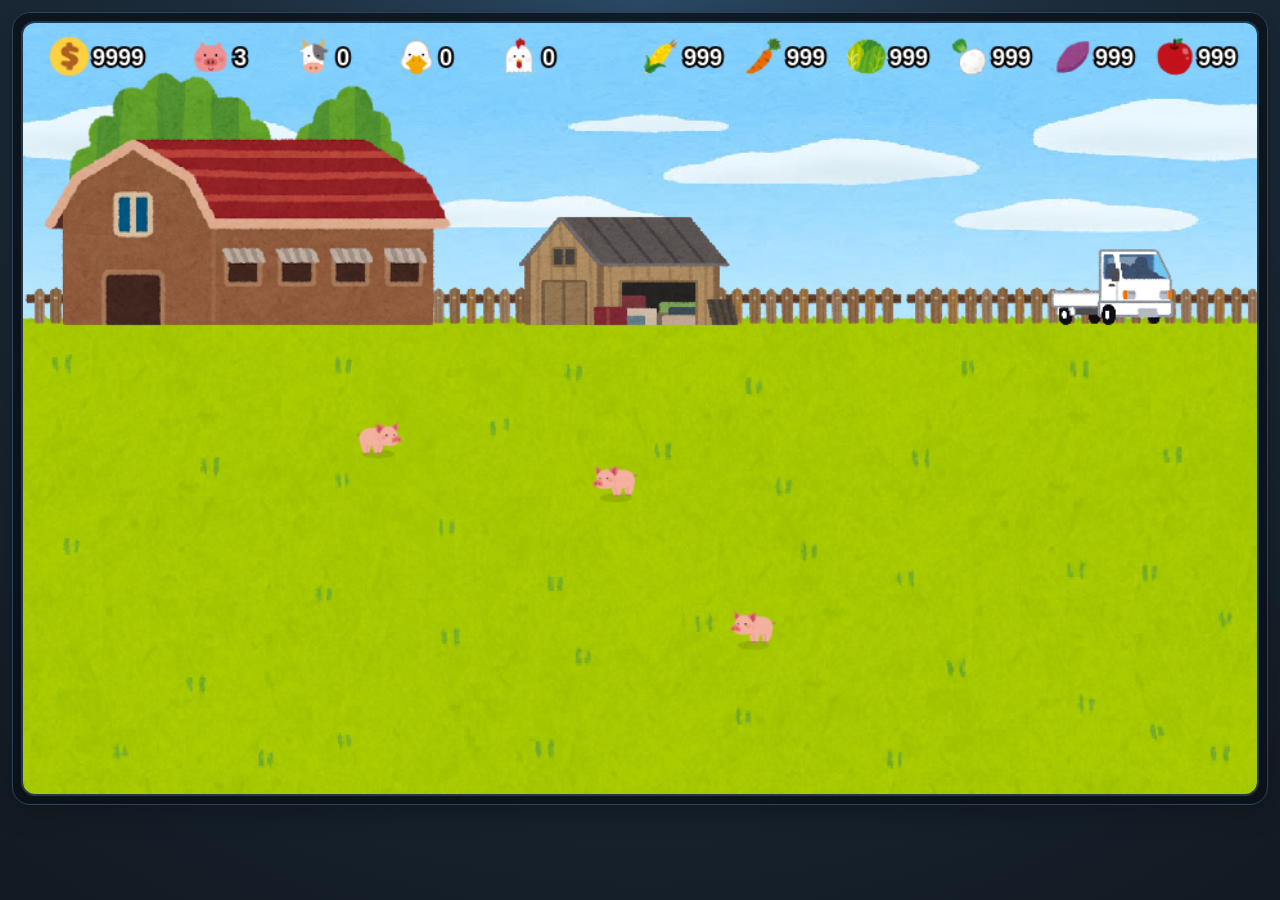
<file: index.html>
<!DOCTYPE html>
<html lang="en">

<head>
  <meta charset="UTF-8" />
  <meta name="viewport" content="width=device-width, initial-scale=1, viewport-fit=cover" />
  <title>Pig Farm Demo</title>
  <link rel="stylesheet" href="style.css" />
</head>

<body>
  <div class="wrapper">
    <div class="game-shell">
      <div class="canvas-card">
        <canvas id="gameCanvas" width="960" height="600"></canvas>
        <section id="buildingCard" class="building-card" aria-hidden="true">
          <div class="building-card__header">
            <div>
              <h2 id="cardTitle">Card</h2>
              <p id="cardSubtitle" class="card-subtitle"></p>
            </div>
          </div>
          <div id="cardBody" class="building-card__body"></div>
        </section>
      </div>
    </div>
  </div>

  <div id="cardScrim" class="card-scrim"></div>

  <script src="app.js"></script>
</body>

</html>
</file>
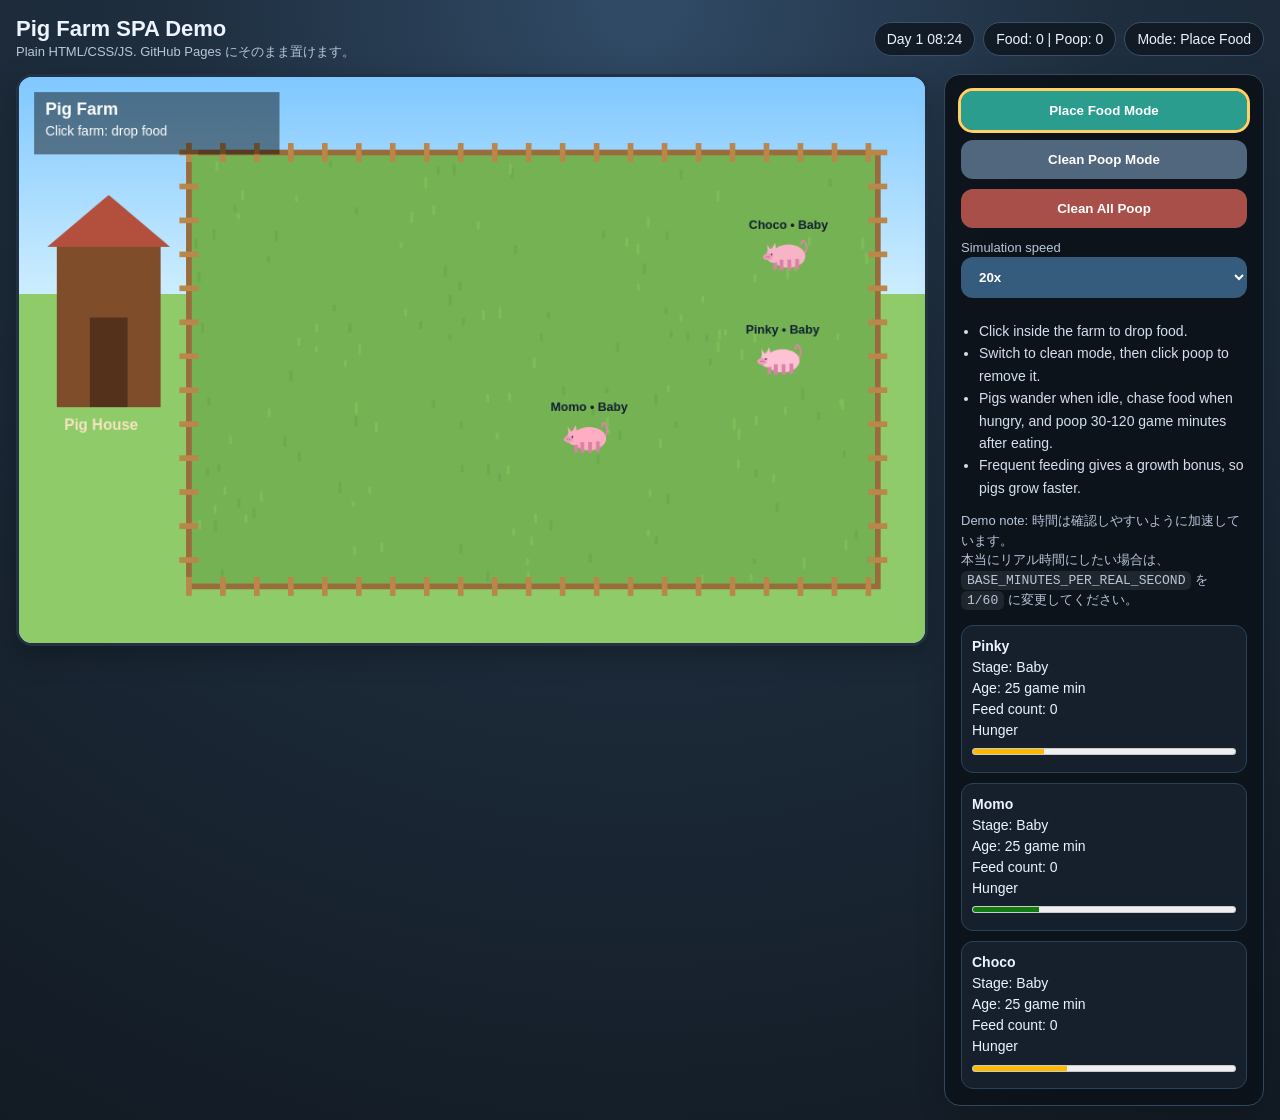
<file: farm.html>
<!DOCTYPE html>
<html lang="en">
<head>
  <meta charset="UTF-8" />
  <meta name="viewport" content="width=device-width, initial-scale=1.0" />
  <title>Pig Farm SPA Demo</title>
  <style>
    :root {
      --bg: #18222f;
      --panel: #0f1720;
      --panel-border: #33485f;
      --text: #eef4ff;
      --muted: #b8c6d9;
      --button: #355c7d;
      --button-alt: #51677e;
      --danger: #a94f4a;
      --accent: #ffd166;
    }

    * {
      box-sizing: border-box;
    }

    body {
      margin: 0;
      font-family: Arial, sans-serif;
      color: var(--text);
      background:
        radial-gradient(circle at top, #314b67 0%, #1f2f40 35%, #121a23 100%);
    }

    .wrapper {
      max-width: 1280px;
      margin: 0 auto;
      padding: 16px;
    }

    .topbar {
      display: flex;
      justify-content: space-between;
      align-items: center;
      gap: 12px;
      flex-wrap: wrap;
      margin-bottom: 12px;
    }

    .topbar strong {
      font-size: 22px;
    }

    .small {
      font-size: 13px;
      color: var(--muted);
      line-height: 1.5;
    }

    .badges {
      display: flex;
      flex-wrap: wrap;
      gap: 8px;
    }

    .badge {
      background: rgba(16, 25, 35, 0.9);
      border: 1px solid #3a5068;
      border-radius: 999px;
      padding: 8px 12px;
      font-size: 14px;
    }

    .layout {
      display: grid;
      grid-template-columns: minmax(320px, 1fr) 320px;
      gap: 16px;
      align-items: start;
    }

    canvas {
      width: 100%;
      height: auto;
      display: block;
      border-radius: 16px;
      border: 3px solid #223244;
      background: #9ad4ff;
      box-shadow: 0 10px 28px rgba(0, 0, 0, 0.25);
    }

    .panel {
      background: rgba(12, 18, 26, 0.95);
      border: 1px solid var(--panel-border);
      border-radius: 16px;
      padding: 16px;
      box-shadow: 0 10px 28px rgba(0, 0, 0, 0.18);
    }

    button,
    select {
      width: 100%;
      padding: 12px 14px;
      border: 0;
      border-radius: 12px;
      margin-bottom: 10px;
      color: white;
      font-weight: 700;
      cursor: pointer;
      background: var(--button);
    }

    button.secondary {
      background: var(--button-alt);
    }

    button.danger {
      background: var(--danger);
    }

    button.active {
      outline: 3px solid var(--accent);
      background: #2a9d8f;
    }

    code {
      background: rgba(255,255,255,0.08);
      padding: 2px 6px;
      border-radius: 6px;
    }

    .legend {
      font-size: 14px;
      line-height: 1.6;
      margin: 12px 0;
      color: #d5e0ef;
    }

    .legend ul {
      padding-left: 18px;
      margin: 8px 0 0;
    }

    .stats {
      display: grid;
      gap: 10px;
      margin-top: 14px;
    }

    .card {
      background: #15202c;
      border: 1px solid #2b4156;
      border-radius: 12px;
      padding: 10px;
      font-size: 14px;
      line-height: 1.5;
    }

    meter {
      width: 100%;
      height: 14px;
      margin-top: 4px;
    }

    @media (max-width: 980px) {
      .layout {
        grid-template-columns: 1fr;
      }
    }
  </style>
</head>
<body>
  <div class="wrapper">
    <div class="topbar">
      <div>
        <strong>Pig Farm SPA Demo</strong>
        <div class="small">Plain HTML/CSS/JS. GitHub Pages にそのまま置けます。</div>
      </div>

      <div class="badges">
        <div class="badge" id="gameClock">Day 1 08:00</div>
        <div class="badge" id="worldInfo">Food: 0 | Poop: 0</div>
        <div class="badge" id="modeInfo">Mode: Place Food</div>
      </div>
    </div>

    <div class="layout">
      <div>
        <canvas id="gameCanvas" width="960" height="600"></canvas>
      </div>

      <div class="panel">
        <button id="foodModeBtn" class="active">Place Food Mode</button>
        <button id="cleanModeBtn" class="secondary">Clean Poop Mode</button>
        <button id="cleanAllBtn" class="danger">Clean All Poop</button>

        <label class="small" for="speedSelect">Simulation speed</label>
        <select id="speedSelect">
          <option value="1">1x</option>
          <option value="5">5x</option>
          <option value="20" selected>20x</option>
          <option value="60">60x</option>
        </select>

        <div class="legend">
          <ul>
            <li>Click inside the farm to drop food.</li>
            <li>Switch to clean mode, then click poop to remove it.</li>
            <li>Pigs wander when idle, chase food when hungry, and poop 30-120 game minutes after eating.</li>
            <li>Frequent feeding gives a growth bonus, so pigs grow faster.</li>
          </ul>
        </div>

        <div class="small">
          Demo note: 時間は確認しやすいように加速しています。<br />
          本当にリアル時間にしたい場合は、
          <code>BASE_MINUTES_PER_REAL_SECOND</code> を <code>1/60</code> に変更してください。
        </div>

        <div id="stats" class="stats"></div>
      </div>
    </div>
  </div>

  <script>
    (() => {
      const canvas = document.getElementById("gameCanvas");
      const ctx = canvas.getContext("2d");

      const gameClockEl = document.getElementById("gameClock");
      const worldInfoEl = document.getElementById("worldInfo");
      const modeInfoEl = document.getElementById("modeInfo");
      const statsEl = document.getElementById("stats");

      const foodModeBtn = document.getElementById("foodModeBtn");
      const cleanModeBtn = document.getElementById("cleanModeBtn");
      const cleanAllBtn = document.getElementById("cleanAllBtn");
      const speedSelect = document.getElementById("speedSelect");

      const farm = { x: 180, y: 80, w: 730, h: 460 };
      const house = { x: 40, y: 180, w: 110, h: 170 };

      // 1 real second = 1 game minute
      // If you want real-time digestion later, use 1/60.
      const BASE_MINUTES_PER_REAL_SECOND = 1;

      const NAMES = ["Pinky", "Momo", "Choco"];

      const world = {
        minute: 8 * 60,
        pigs: [],
        foods: [],
        poops: [],
        mode: "food",
        speedMultiplier: Number(speedSelect.value)
      };

      let nextPigId = 1;
      let lastTs = performance.now();

      function rand(min, max) {
        return Math.random() * (max - min) + min;
      }

      function clamp(value, min, max) {
        return Math.max(min, Math.min(max, value));
      }

      function distance(ax, ay, bx, by) {
        return Math.hypot(ax - bx, ay - by);
      }

      function pointInRect(x, y, rect) {
        return x >= rect.x && x <= rect.x + rect.w && y >= rect.y && y <= rect.y + rect.h;
      }

      function pick(arr) {
        return arr[Math.floor(Math.random() * arr.length)];
      }

      function formatClock(totalMinutes) {
        const day = Math.floor(totalMinutes / (24 * 60)) + 1;
        const dayMinutes = Math.floor(totalMinutes % (24 * 60));
        const hh = String(Math.floor(dayMinutes / 60)).padStart(2, "0");
        const mm = String(dayMinutes % 60).padStart(2, "0");
        return `Day ${day} ${hh}:${mm}`;
      }

      function getGrowthStage(pig) {
        const growthScore = pig.ageMinutes + pig.growthBonus;

        if (growthScore < 120) return { name: "Baby", size: 15, speed: 34 };
        if (growthScore < 320) return { name: "Young", size: 20, speed: 38 };
        if (growthScore < 650) return { name: "Adult", size: 26, speed: 35 };
        if (growthScore < 980) return { name: "Old", size: 30, speed: 28 };
        return { name: "Old Old", size: 34, speed: 22 };
      }

      const grassBlades = Array.from({ length: 150 }, () => ({
        x: rand(farm.x + 6, farm.x + farm.w - 6),
        y: rand(farm.y + 8, farm.y + farm.h - 8),
        h: rand(6, 12),
        color: Math.random() > 0.5 ? "#6da94e" : "#80be58"
      }));

      function createPig(name, x, y) {
        return {
          id: nextPigId++,
          name,
          x,
          y,
          targetX: x,
          targetY: y,
          vx: 0,
          vy: 0,
          wanderTimer: 0,
          hunger: rand(10, 35),
          ageMinutes: 0,
          growthBonus: 0,
          feedCount: 0,
          lastFedAt: -99999,
          digestion: [],
          color: pick(["#f7b4c7", "#ffc1d6", "#ffadc2"]),
          stage: "Baby",
          size: 15,
          moveSpeed: 34
        };
      }

      function spawnPig(name) {
        world.pigs.push(
          createPig(
            name,
            rand(farm.x + 50, farm.x + farm.w - 50),
            rand(farm.y + 50, farm.y + farm.h - 50)
          )
        );
      }

      function setMode(mode) {
        world.mode = mode;
        foodModeBtn.classList.toggle("active", mode === "food");
        cleanModeBtn.classList.toggle("active", mode === "clean");
        modeInfoEl.textContent = `Mode: ${mode === "food" ? "Place Food" : "Clean Poop"}`;
        canvas.style.cursor = mode === "food" ? "copy" : "crosshair";
      }

      function dropFood(x, y) {
        world.foods.push({
          x,
          y,
          r: 6 + Math.random() * 2
        });
      }

      function createPoopNearPig(pig) {
        const angle = rand(0, Math.PI * 2);
        const gap = pig.size + 10;

        world.poops.push({
          x: clamp(pig.x + Math.cos(angle) * gap, farm.x + 12, farm.x + farm.w - 12),
          y: clamp(pig.y + Math.sin(angle) * gap, farm.y + 12, farm.y + farm.h - 12),
          size: rand(8, 12),
          createdAt: world.minute
        });
      }

      function feedPig(pig) {
        const sinceLastFeed = world.minute - pig.lastFedAt;

        pig.hunger = Math.max(0, pig.hunger - 55);
        pig.feedCount += 1;

        // Basic growth boost
        pig.growthBonus += 24;

        // Extra growth if fed often
        if (sinceLastFeed <= 90) {
          pig.growthBonus += 36;
        }

        pig.lastFedAt = world.minute;

        // Poop after 30-120 game minutes
        pig.digestion.push(world.minute + rand(30, 120));
      }

      function nearestFood(pig) {
        let best = null;
        let bestDist = Infinity;

        for (const food of world.foods) {
          const d = distance(pig.x, pig.y, food.x, food.y);
          if (d < bestDist) {
            bestDist = d;
            best = food;
          }
        }

        return best ? { food: best, dist: bestDist } : null;
      }

      function chooseWanderTarget(pig) {
        pig.targetX = rand(farm.x + 30, farm.x + farm.w - 30);
        pig.targetY = rand(farm.y + 30, farm.y + farm.h - 30);
        pig.wanderTimer = rand(1.5, 4.5);
      }

      function updatePig(pig, dt, gameDt) {
        pig.ageMinutes += gameDt;
        pig.hunger = clamp(pig.hunger + gameDt * 0.12, 0, 100);

        const stage = getGrowthStage(pig);
        pig.stage = stage.name;
        pig.size = stage.size;
        pig.moveSpeed = stage.speed;

        // Check poop timers
        const remainingDigest = [];
        for (const dueAt of pig.digestion) {
          if (world.minute >= dueAt) {
            createPoopNearPig(pig);
          } else {
            remainingDigest.push(dueAt);
          }
        }
        pig.digestion = remainingDigest;

        const targetFood = nearestFood(pig);
        const hungry = pig.hunger >= 22;

        if (targetFood && hungry) {
          pig.targetX = targetFood.food.x;
          pig.targetY = targetFood.food.y;
        } else {
          pig.wanderTimer -= dt;
          if (pig.wanderTimer <= 0 || distance(pig.x, pig.y, pig.targetX, pig.targetY) < 12) {
            chooseWanderTarget(pig);
          }
        }

        const dx = pig.targetX - pig.x;
        const dy = pig.targetY - pig.y;
        const len = Math.hypot(dx, dy);

        if (len > 1) {
          pig.vx = (dx / len) * pig.moveSpeed;
          pig.vy = (dy / len) * pig.moveSpeed;
          pig.x += pig.vx * dt;
          pig.y += pig.vy * dt;
        } else {
          pig.vx *= 0.9;
          pig.vy *= 0.9;
        }

        pig.x = clamp(pig.x, farm.x + pig.size, farm.x + farm.w - pig.size);
        pig.y = clamp(pig.y, farm.y + pig.size, farm.y + farm.h - pig.size);

        for (let i = world.foods.length - 1; i >= 0; i--) {
          const food = world.foods[i];
          if (distance(pig.x, pig.y, food.x, food.y) <= pig.size + food.r + 4) {
            world.foods.splice(i, 1);
            feedPig(pig);
            break;
          }
        }
      }

      function update(dt) {
        const gameDt = dt * BASE_MINUTES_PER_REAL_SECOND * world.speedMultiplier;
        world.minute += gameDt;

        for (const pig of world.pigs) {
          updatePig(pig, dt, gameDt);
        }

        gameClockEl.textContent = formatClock(world.minute);
        worldInfoEl.textContent = `Food: ${world.foods.length} | Poop: ${world.poops.length}`;
        renderStats();
      }

      function drawFence(rect) {
        ctx.strokeStyle = "#9a6b3b";
        ctx.lineWidth = 6;
        ctx.strokeRect(rect.x, rect.y, rect.w, rect.h);

        ctx.fillStyle = "#b9874a";

        for (let x = rect.x; x <= rect.x + rect.w; x += 36) {
          ctx.fillRect(x - 3, rect.y - 10, 6, 20);
          ctx.fillRect(x - 3, rect.y + rect.h - 10, 6, 20);
        }

        for (let y = rect.y; y <= rect.y + rect.h; y += 36) {
          ctx.fillRect(rect.x - 10, y - 3, 20, 6);
          ctx.fillRect(rect.x + rect.w - 10, y - 3, 20, 6);
        }
      }

      function drawFarmBackground() {
        ctx.clearRect(0, 0, canvas.width, canvas.height);

        const sky = ctx.createLinearGradient(0, 0, 0, 220);
        sky.addColorStop(0, "#7fc8ff");
        sky.addColorStop(1, "#caecff");
        ctx.fillStyle = sky;
        ctx.fillRect(0, 0, canvas.width, canvas.height);

        ctx.fillStyle = "#8fcb69";
        ctx.fillRect(0, 230, canvas.width, canvas.height - 230);

        ctx.fillStyle = "#75b254";
        ctx.fillRect(farm.x, farm.y, farm.w, farm.h);

        for (const blade of grassBlades) {
          ctx.fillStyle = blade.color;
          ctx.fillRect(blade.x, blade.y, 3, blade.h);
        }

        drawFence(farm);

        // Pig house
        ctx.fillStyle = "#804d2b";
        ctx.fillRect(house.x, house.y, house.w, house.h);

        ctx.beginPath();
        ctx.moveTo(house.x - 10, house.y);
        ctx.lineTo(house.x + house.w / 2, house.y - 55);
        ctx.lineTo(house.x + house.w + 10, house.y);
        ctx.closePath();
        ctx.fillStyle = "#b24f3d";
        ctx.fill();

        ctx.fillStyle = "#53311a";
        ctx.fillRect(house.x + 35, house.y + 75, 40, 95);

        ctx.fillStyle = "#f5e4c2";
        ctx.font = "bold 16px sans-serif";
        ctx.textAlign = "left";
        ctx.fillText("Pig House", house.x + 8, house.y + house.h + 24);
      }

      function drawFood(food) {
        ctx.fillStyle = "#f8c146";
        ctx.beginPath();
        ctx.arc(food.x, food.y, food.r, 0, Math.PI * 2);
        ctx.fill();

        ctx.fillStyle = "#d89a16";
        ctx.beginPath();
        ctx.arc(food.x - 2, food.y - 2, food.r * 0.35, 0, Math.PI * 2);
        ctx.fill();
      }

      function drawPoop(poop) {
        ctx.fillStyle = "#5a3b21";
        ctx.beginPath();
        ctx.arc(poop.x - 4, poop.y + 3, poop.size * 0.6, 0, Math.PI * 2);
        ctx.arc(poop.x + 3, poop.y + 2, poop.size * 0.52, 0, Math.PI * 2);
        ctx.arc(poop.x, poop.y - 3, poop.size * 0.48, 0, Math.PI * 2);
        ctx.fill();
      }

      function drawPig(pig) {
        ctx.save();
        ctx.translate(pig.x, pig.y);

        const facing = pig.vx < -0.5 ? -1 : 1;
        ctx.scale(facing, 1);

        // Tail
        ctx.strokeStyle = "#d988a7";
        ctx.lineWidth = 2;
        ctx.beginPath();
        ctx.moveTo(-pig.size * 1.1, -2);
        ctx.quadraticCurveTo(-pig.size * 1.4, -8, -pig.size * 1.2, -14);
        ctx.quadraticCurveTo(-pig.size * 1.0, -20, -pig.size * 0.9, -12);
        ctx.stroke();

        // Body
        ctx.fillStyle = pig.color;
        ctx.beginPath();
        ctx.ellipse(0, 0, pig.size * 1.2, pig.size * 0.82, 0, 0, Math.PI * 2);
        ctx.fill();

        // Legs
        ctx.fillStyle = "#d784a4";
        ctx.fillRect(-pig.size * 0.75, pig.size * 0.2, 4, pig.size * 0.75);
        ctx.fillRect(-pig.size * 0.2, pig.size * 0.25, 4, pig.size * 0.75);
        ctx.fillRect(pig.size * 0.35, pig.size * 0.25, 4, pig.size * 0.75);
        ctx.fillRect(pig.size * 0.8, pig.size * 0.2, 4, pig.size * 0.75);

        // Head
        ctx.fillStyle = pig.color;
        ctx.beginPath();
        ctx.arc(pig.size * 1.05, -pig.size * 0.05, pig.size * 0.52, 0, Math.PI * 2);
        ctx.fill();

        // Ears
        ctx.beginPath();
        ctx.moveTo(pig.size * 0.85, -pig.size * 0.42);
        ctx.lineTo(pig.size * 0.95, -pig.size * 0.95);
        ctx.lineTo(pig.size * 1.2, -pig.size * 0.48);
        ctx.closePath();
        ctx.fill();

        ctx.beginPath();
        ctx.moveTo(pig.size * 1.2, -pig.size * 0.35);
        ctx.lineTo(pig.size * 1.5, -pig.size * 0.85);
        ctx.lineTo(pig.size * 1.45, -pig.size * 0.2);
        ctx.closePath();
        ctx.fill();

        // Snout
        ctx.fillStyle = "#ef9dbc";
        ctx.beginPath();
        ctx.ellipse(
          pig.size * 1.45,
          pig.size * 0.05,
          pig.size * 0.34,
          pig.size * 0.24,
          0,
          0,
          Math.PI * 2
        );
        ctx.fill();

        ctx.fillStyle = "#b25a77";
        ctx.beginPath();
        ctx.arc(pig.size * 1.37, pig.size * 0.05, pig.size * 0.05, 0, Math.PI * 2);
        ctx.arc(pig.size * 1.53, pig.size * 0.05, pig.size * 0.05, 0, Math.PI * 2);
        ctx.fill();

        // Eye
        ctx.fillStyle = "#222";
        ctx.beginPath();
        ctx.arc(pig.size * 1.18, -pig.size * 0.12, pig.size * 0.06, 0, Math.PI * 2);
        ctx.fill();

        ctx.restore();

        // Label
        ctx.fillStyle = "#102030";
        ctx.font = "bold 13px sans-serif";
        ctx.textAlign = "center";
        ctx.fillText(`${pig.name} • ${pig.stage}`, pig.x, pig.y - pig.size - 14);
      }

      function renderStats() {
        statsEl.innerHTML = world.pigs
          .map((pig) => {
            const nextPoop =
              pig.digestion.length > 0
                ? Math.max(
                    0,
                    Math.min(...pig.digestion.map((d) => d - world.minute))
                  ).toFixed(0)
                : "-";

            return `
              <div class="card">
                <strong>${pig.name}</strong><br>
                Stage: ${pig.stage}<br>
                Age: ${pig.ageMinutes.toFixed(0)} game min<br>
                Feed count: ${pig.feedCount}<br>
                Hunger
                <meter min="0" max="100" low="25" high="70" optimum="0" value="${pig.hunger.toFixed(0)}"></meter>
              </div>
            `;
          })
          .join("");
      }

      function render() {
        drawFarmBackground();

        for (const food of world.foods) drawFood(food);
        for (const poop of world.poops) drawPoop(poop);
        for (const pig of world.pigs) drawPig(pig);

        ctx.fillStyle = "rgba(0, 0, 0, 0.45)";
        ctx.fillRect(16, 16, 260, 66);

        ctx.fillStyle = "#fff";
        ctx.textAlign = "left";
        ctx.font = "bold 18px sans-serif";
        ctx.fillText("Pig Farm", 28, 40);

        ctx.font = "14px sans-serif";
        ctx.fillText(
          `Click farm: ${world.mode === "food" ? "drop food" : "clean poop"}`,
          28,
          62
        );
      }

      function gameLoop(ts) {
        const dt = Math.min(0.05, (ts - lastTs) / 1000);
        lastTs = ts;

        update(dt);
        render();

        requestAnimationFrame(gameLoop);
      }

      canvas.addEventListener("click", (event) => {
        const rect = canvas.getBoundingClientRect();
        const x = (event.clientX - rect.left) * (canvas.width / rect.width);
        const y = (event.clientY - rect.top) * (canvas.height / rect.height);

        if (!pointInRect(x, y, farm)) return;

        if (world.mode === "food") {
          dropFood(x, y);
        } else {
          for (let i = world.poops.length - 1; i >= 0; i--) {
            if (distance(x, y, world.poops[i].x, world.poops[i].y) <= world.poops[i].size + 10) {
              world.poops.splice(i, 1);
              break;
            }
          }
        }
      });

      foodModeBtn.addEventListener("click", () => setMode("food"));
      cleanModeBtn.addEventListener("click", () => setMode("clean"));
      cleanAllBtn.addEventListener("click", () => {
        world.poops = [];
      });

      speedSelect.addEventListener("change", () => {
        world.speedMultiplier = Number(speedSelect.value);
      });

      NAMES.forEach(spawnPig);
      setMode("food");
      requestAnimationFrame(gameLoop);
    })();
  </script>
</body>
</html>
</file>
<file: style.css>
:root {
  --bg: #14202b;
  --panel: rgba(10, 18, 26, 0.96);
  --panel-border: #31465b;
  --text: #eef5ff;
  --muted: #b6c6d7;
  --button: #2f6ea1;
  --button-alt: #556b84;
  --danger: #b44d4d;
  --ghost: #33404d;
  --accent: #ffd166;
  --card: #152230;
  --card-border: #294056;
  --success: #2a9d8f;
  --shadow: rgba(0, 0, 0, 0.26);
  /*--paper-font: "Arial Rounded MT Bold", "Trebuchet MS", "Verdana", sans-serif;*/
  --paper-font: "Comic Sans MS", cursiva;
}

* {
  box-sizing: border-box;
}

html,
body {
  margin: 0;
  min-height: 100%;
}

body {
  /*font-family: "Arial Rounded MT Bold", "Trebuchet MS", "Verdana", sans-serif;*/
  font-family: "Comic Sans MS", cursiva;
  color: var(--text);
  background:
    radial-gradient(circle at top, #2b4966 0%, #1d2d3c 38%, #121921 100%);
  padding-bottom: max(12px, env(safe-area-inset-bottom));
}

.wrapper {
  max-width: 1280px;
  margin: 0 auto;
  padding: 12px;
}

.topbar {
  display: flex;
  justify-content: space-between;
  align-items: flex-start;
  gap: 12px;
  flex-wrap: wrap;
  margin-bottom: 12px;
}

.brand strong {
  display: block;
  font-size: 24px;
  line-height: 1.2;
}

.subtle {
  font-size: 13px;
  color: var(--muted);
  margin-top: 4px;
  line-height: 1.5;
}

.badges {
  display: grid;
  grid-template-columns: repeat(auto-fit, minmax(140px, 1fr));
  gap: 8px;
  flex: 1 1 600px;
}

.badge {
  background: rgba(13, 22, 31, 0.92);
  border: 1px solid #35506a;
  border-radius: 999px;
  padding: 8px 12px;
  font-size: 14px;
  text-align: center;
  white-space: nowrap;
}

.game-shell {
  min-width: 0;
}

.canvas-card {
  background: rgba(9, 16, 24, 0.8);
  border: 1px solid #2c4359;
  border-radius: 18px;
  padding: 8px;
  box-shadow: 0 10px 24px rgba(0, 0, 0, 0.22);
}

canvas {
  width: 100%;
  height: auto;
  display: block;
  border-radius: 14px;
  border: 2px solid #24384c;
  background: #101820;
  touch-action: manipulation;
}

.tap-hint {
  margin: 10px 6px 0;
  color: var(--muted);
  font-size: 14px;
  line-height: 1.6;
}

.card-scrim {
  position: fixed;
  inset: 0;
  background: rgba(5, 10, 18, 0.48);
  opacity: 0;
  pointer-events: none;
  transition: opacity 0.2s ease;
  z-index: 20;
}

.card-scrim.show {
  opacity: 1;
  pointer-events: auto;
}

.building-card {
  position: fixed;
  left: 50%;
  bottom: 0;
  transform: translate(-50%, 110%);
  width: min(960px, calc(100vw - 16px));
  max-height: 80vh;
  background: var(--panel);
  /*border: 1px solid var(--panel-border);*/
  /*border-radius: 20px 20px 0 0;*/
  box-shadow: 0 -12px 32px var(--shadow);
  transition: transform 0.24s ease, opacity 0.24s ease;
  opacity: 0;
  z-index: 21;
  overflow: hidden;
}

.building-card.show {
  transform: translate(-50%, 0);
  opacity: 1;
}

.building-card__header {
  display: flex;
  justify-content: space-between;
  align-items: flex-start;
  gap: 12px;
  padding: 16px 16px 12px;
  border-bottom: 1px solid rgba(255, 255, 255, 0.08);
}

.building-card__header h2 {
  margin: 0;
  font-size: 22px;
}

.card-subtitle {
  margin: 4px 0 0;
  color: var(--muted);
  font-size: 13px;
  line-height: 1.5;
}

.building-card__body {
  padding: 14px 16px 18px;
  overflow: auto;
  max-height: calc(80vh - 84px);
}

button {
  border: 0;
  border-radius: 12px;
  padding: 12px 14px;
  color: white;
  font-weight: 800;
  cursor: pointer;
  background: var(--button);
  transition: transform 0.06s ease, opacity 0.2s ease, background 0.2s ease;
}

button:active {
  transform: scale(0.98);
}

button.secondary {
  background: var(--button-alt);
}

button.danger {
  background: var(--danger);
}

button.ghost {
  background: var(--ghost);
}

button.active {
  outline: 3px solid var(--accent);
  background: var(--success);
}

button:disabled {
  opacity: 0.5;
  cursor: not-allowed;
  filter: saturate(0.7);
}

.sheet-top {
  display: flex;
  flex-wrap: wrap;
  gap: 8px;
  margin-bottom: 12px;
}

.summary-chip {
  padding: 7px 10px;
  border-radius: 999px;
  background: rgba(255, 255, 255, 0.06);
  border: 1px solid rgba(255, 255, 255, 0.08);
  font-size: 13px;
}

.sheet-note {
  margin: 0 0 12px;
  color: var(--muted);
  line-height: 1.6;
  font-size: 14px;
}

.full-btn {
  width: 100%;
  min-height: 48px;
  margin-bottom: 12px;
}

.sheet-list {
  display: grid;
  gap: 12px;
}

.sheet-row {
  background: var(--card);
  /*border: 1px solid var(--card-border);
  border-radius: 14px;*/
  padding: 12px;
}

.row-header {
  display: flex;
  justify-content: space-between;
  align-items: flex-start;
  gap: 10px;
  margin-bottom: 8px;
}

.row-title {
  display: flex;
  justify-content: space-between; /* Pushes items to opposite ends */
  align-items: center;
  gap: 8px;
  flex-wrap: wrap;
  width: 100%; /* Ensure it takes full width */
  padding-right: 10px;
}

.price-tag {
  display: inline-block;
  padding: 4px 8px;
  border-radius: 999px;
  background: rgba(255, 255, 255, 0.06);
  font-size: 12px;
  white-space: nowrap;
}

.stage-chip {
  display: inline-block;
  padding: 2px 8px;
  border-radius: 999px;
  font-size: 12px;
  background: #223548;
  border: 1px solid #3f5f7d;
}

.food-swatch {
  width: 12px;
  height: 12px;
  border-radius: 999px;
  display: inline-block;
  flex: 0 0 auto;
}

.meta-grid {
  display: grid;
  grid-template-columns: repeat(2, minmax(0, 1fr));
  gap: 8px;
  margin: 8px 0 10px;
}

.meta-item {
  background: rgba(255, 255, 255, 0.04);
  border: 1px solid rgba(255, 255, 255, 0.06);
  border-radius: 10px;
  padding: 8px;
  font-size: 13px;
  line-height: 1.45;
}

.label {
  display: block;
  color: var(--muted);
  font-size: 12px;
  margin-bottom: 2px;
}

.meter-label {
  font-size: 13px;
  color: var(--muted);
  margin-bottom: 6px;
}

.progress {
  width: 100%;
  height: 10px;
  border-radius: 999px;
  background: rgba(255, 255, 255, 0.08);
  overflow: hidden;
}

.progress>span {
  display: block;
  height: 100%;
  background: linear-gradient(90deg, #56cc9d, #f2c94c, #eb5757);
}

.row-actions {
  display: flex;
  flex-wrap: wrap;
  gap: 8px;
  margin-top: 10px;
}

.row-actions button {
  flex: 1 1 160px;
  min-height: 44px;
}

@media (min-width: 920px) {
  .building-card {
    left: auto;
    right: 16px;
    bottom: 16px;
    transform: translateY(18px);
    width: min(460px, calc(100vw - 32px));
    max-height: calc(100vh - 32px);
    border-radius: 18px;
    box-shadow: 0 14px 34px var(--shadow);
  }

  .building-card.show {
    transform: translateY(0);
  }

  .building-card__body {
    max-height: calc(100vh - 132px);
  }
}

@media (max-width: 640px) {
  .wrapper {
    padding: 10px;
  }

  .brand strong {
    font-size: 21px;
  }

  .subtle {
    font-size: 12px;
  }

  .badge {
    font-size: 13px;
    padding: 7px 10px;
  }

  .building-card__header h2 {
    font-size: 20px;
  }

  .meta-grid {
    grid-template-columns: 1fr 1fr;
  }

  .row-actions button {
    flex-basis: 100%;
  }
}

/* =========================
   Pig note card (card_note2.png)
   ========================= */
.building-card.pig-info-card {
  left: 50%;
  top: 50%;
  right: auto;
  bottom: auto;

  width: min(400px, calc(100vw - 24px));
  aspect-ratio: 528 / 334;
  max-height: none;

  transform: translate(-50%, -44%);
  opacity: 0;

  background: url("./assets/card_note2.png") no-repeat center center;
  background-size: 100% 100%;

  border: none;
  border-radius: 0;
  box-shadow: 0 16px 32px rgba(0, 0, 0, 0.28);
  overflow: hidden;
  color: #4b3626;
}

/* show state for pig note */
.building-card.pig-info-card.show {
  transform: translate(-50%, -50%);
  opacity: 1;
}

/* remove modern header look, but keep close button usable */
.building-card.pig-info-card .building-card__header {
  position: absolute;
  inset: 0;
  padding: 0;
  border-bottom: none;
  z-index: 2;
  pointer-events: none;
}

.building-card.pig-info-card .building-card__header h2,
.building-card.pig-info-card .card-subtitle {
  display: none;
}

/* body fills the paper */
.building-card.pig-info-card .building-card__body {
  position: absolute;
  inset: 0;
  max-height: none;
  overflow: hidden;
  padding: 52px 48px 30px 48px;
  color: #4b3626;
}

/* pig note content */
.building-card.pig-info-card .pig-note-wrap {
  display: flex;
  flex-direction: column;
  gap: 7px;
  height: 100%;
  font-family: Georgia, "Times New Roman", serif;
}

.building-card.pig-info-card .pig-note-title {
  text-align: center;
  font-size: 24px;
  font-weight: 700;
  margin-bottom: 4px;
  color: #4a3524;
}

.building-card.pig-info-card .pig-note-row {
  display: flex;
  justify-content: space-between;
  align-items: baseline;
  gap: 10px;
  font-size: 17px;
  line-height: 1.2;
  padding-bottom: 2px;
  border-bottom: 1px dashed rgba(91, 67, 46, 0.22);
}

.building-card.pig-info-card .pig-note-label {
  color: #7a5d45;
  font-weight: 600;
}

.building-card.pig-info-card .pig-note-meter {
  height: 10px;
  margin: 0 0 3px;
  border: 1px solid rgba(91, 67, 46, 0.28);
  background: rgba(120, 94, 70, 0.10);
  overflow: hidden;
}

.building-card.pig-info-card .pig-note-meter span {
  display: block;
  height: 100%;
  background: rgba(110, 80, 52, 0.72);
}

.arrow-mark {
  width: 100%;
  display: flex;
  justify-content: flex-end;
  margin: 5px;
}

.arrow-button {
    background: none;
    border: none;
    padding: 0;
    cursor: pointer;
}

.arrow-button img {
    width: 64px;
    height: auto;
}

/* slightly tighter on very small screens */
@media (max-width: 540px) {
  .building-card.pig-info-card .building-card__body {
    padding: 11% 9% 8% 9%;
  }

  .building-card.pig-info-card .pig-note-title {
    font-size: 21px;
  }

  .building-card.pig-info-card .pig-note-row {
    font-size: 15px;
  }
}

/* =========================
   Pig note inner layout
   left-top: photo
   left-bottom: name / stage / age
   right: other infos
   ========================= */

.building-card.pig-info-card .building-card__body {
  position: absolute;
  inset: 0;
  max-height: none;
  overflow: hidden;
  padding: 34px 26px 20px 26px;
  color: #4b3626;
}

.building-card.pig-info-card .pig-note-layout {
  display: grid;
  grid-template-columns: 1fr 1fr;
  gap: 46px;
  height: 100%;
  min-width: 0;
}

.building-card.pig-info-card .pig-note-left {
  display: flex;
  flex-direction: column;
  justify-content: space-between;
  min-width: 0;
}

.building-card.pig-info-card .pig-note-photo-box {
  display: flex;
  flex-direction: column;
  align-items: center;
  justify-content: flex-start;
  gap: 6px;
  padding-top: 2px;
}

.building-card.pig-info-card .pig-note-photo {
  width: 150px;
  max-width: 200%;
  height: auto;
  display: block;
  object-fit: contain;
}

.building-card.pig-info-card .pig-note-left-bottom {
  display: flex;
  flex-direction: column;
  gap: 5px;
  padding-bottom: 20px;
}

.building-card.pig-info-card .pig-note-name {
  font-size: 20px;
  font-weight: 700;
  line-height: 1.05;
  color: #4a3524;
  word-break: break-word;
}

.building-card.pig-info-card .pig-note-mini {
  display: flex;
  justify-content: space-between;
  align-items: baseline;
  gap: 8px;
  font-size: 13px;
  line-height: 1.2;
}

.building-card.pig-info-card .pig-note-mini-label {
  color: #7a5d45;
  font-weight: 600;
}

.building-card.pig-info-card .pig-note-right {
  display: flex;
  flex-direction: column;
  gap: 6px;
  min-width: 0;
  padding-top: 2px;
}

.building-card.pig-info-card .pig-note-row {
  display: flex;
  justify-content: space-between;
  align-items: baseline;
  gap: 8px;
  font-size: 14px;
  line-height: 1.15;
  padding-bottom: 2px;
  border-bottom: 1px dashed rgba(91, 67, 46, 0.22);
}

.building-card.pig-info-card .pig-note-label {
  color: #7a5d45;
  font-weight: 600;
  flex: 0 0 auto;
}

.building-card.pig-info-card .pig-note-row strong,
.building-card.pig-info-card .pig-note-mini strong {
  text-align: right;
}

.building-card.pig-info-card .pig-note-meter {
  height: 9px;
  margin: -1px 0 2px;
  border: 1px solid rgba(91, 67, 46, 0.28);
  background: rgba(120, 94, 70, 0.10);
  overflow: hidden;
}

.building-card.pig-info-card .pig-note-meter span {
  display: block;
  height: 100%;
  background: rgba(110, 80, 52, 0.72);
}

/* smaller screens */
@media (max-width: 480px) {
  .building-card.pig-info-card .building-card__body {
    padding: 8% 6.5% 6% 6.5%;
  }

  .building-card.pig-info-card .pig-note-layout {
    grid-template-columns: 34% 1fr;
    gap: 10px;
  }

  .building-card.pig-info-card .pig-note-photo {
    width: 100%;
    max-width: 96px;
  }

  .building-card.pig-info-card .pig-note-name {
    font-size: 17px;
  }

  .building-card.pig-info-card .pig-note-row {
    font-size: 12px;
  }

  .building-card.pig-info-card .pig-note-mini {
    font-size: 12px;
  }
}

/* =========================
   Sell confirm panel (message.png 576x143)
   ========================= */

.building-card.sell-confirm-card {
  left: 50%;
  top: 50%;
  right: auto;
  bottom: auto;

  width: min(573px, calc(100vw - 24px));
  aspect-ratio: 573 / 135;
  max-height: none;

  transform: translate(-50%, -44%);
  opacity: 0;

  background: url("./assets/message.png") no-repeat center center;
  background-size: 100% 100%;

  border: none;
  border-radius: 0;
  box-shadow: 0 16px 32px rgba(0, 0, 0, 0.28);
  overflow: hidden;
  color: #4b3626;
}

.building-card.sell-confirm-card.show {
  transform: translate(-50%, -50%);
  opacity: 1;
}

.building-card.sell-confirm-card .building-card__header {
  position: absolute;
  inset: 0;
  padding: 0;
  border-bottom: none;
  pointer-events: none;
}

.building-card.sell-confirm-card .building-card__header h2,
.building-card.sell-confirm-card .card-subtitle {
  display: none;
}

.building-card.sell-confirm-card .building-card__body {
  position: absolute;
  inset: 0;
  max-height: none;
  overflow: hidden;
  padding: 24px 28px 18px 28px;
  color: #4b3626;
}

.building-card.sell-confirm-card .sell-confirm-wrap {
  display: grid;
  grid-template-columns: 1fr auto;
  align-items: center;
  gap: 16px;
  height: 100%;
  font-family: Georgia, "Times New Roman", serif;
}

.building-card.sell-confirm-card .sell-confirm-text {
  font-size: 22px;
  line-height: 1.2;
  color: #4a3524;
}

.building-card.sell-confirm-card .sell-confirm-actions {
  display: flex;
  gap: 10px;
  align-items: center;
  justify-content: flex-end;
}

.building-card.sell-confirm-card .sell-confirm-actions button {
  min-width: 84px;
  min-height: 38px;
  padding: 8px 12px;
  border-radius: 10px;
  box-shadow: none;
}

.building-card.sell-confirm-card .sell-confirm-actions .secondary {
  background: #7b6652;
}

.building-card.sell-confirm-card .sell-confirm-actions .danger {
  background: #9d5d4d;
}

@media (max-width: 640px) {
  .building-card.sell-confirm-card .building-card__body {
    padding: 16px 18px 14px 18px;
  }

  .building-card.sell-confirm-card .sell-confirm-wrap {
    gap: 10px;
  }

  .building-card.sell-confirm-card .sell-confirm-text {
    font-size: 16px;
  }

  .building-card.sell-confirm-card .sell-confirm-actions button {
    min-width: 68px;
    min-height: 34px;
    font-size: 13px;
    padding: 6px 10px;
  }
}

/* =========================
   Jimusho menu card
   resized to 320 x 590
   ========================= */
.canvas-card {
    position: relative;
}

.building-card.jimusho-manage-card {
  position: absolute;

  padding: 20px;

  right: 20px;
  bottom: 20px;
  border-radius: 20px;

  left: auto;
  top: auto;

  transform: none;

  transform: translateY(18px);
  width: min(380px, calc(100vw - 20px));
  aspect-ratio: 210 / 290;
  max-height: none;

  background: url("./assets/card_note3.png") no-repeat center center;
  background-size: 100% 100%;

  border: none;
  border-radius: 0;
  box-shadow: 0 16px 32px rgba(0, 0, 0, 0.28);
  overflow: hidden;
  color: #4b3626;
  font-family: var(--paper-font);
}


.building-card.jimusho-manage-card.show {
  transform: translateY(0);
}

.building-card.jimusho-manage-card .building-card__header {
  position: absolute;
  top: 0;
  left: 0;
  right: 0;
  padding: 42px 18px 4px 18px;
  border-bottom: none;
  background: transparent;
  z-index: 1;
}

.building-card.jimusho-manage-card .building-card__header h2 {
  margin: 0;
  font-size: 18px;
  color: #4a3524;
  font-family: var(--paper-font);
}

.building-card.jimusho-manage-card .card-subtitle {
  margin-top: 4px;
  color: #7a5d45;
  font-size: 11px;
  line-height: 1.35;
  font-family: var(--paper-font);
}

.building-card.jimusho-manage-card .building-card__body {
  position: absolute;
  top: 92px;
  left: 0;
  right: 0;
  bottom: 18px;
  padding: 0 30px 0 30px;
  max-height: none;

  overflow-y: auto;
  overflow-x: hidden;

  scrollbar-width: none;
  -ms-overflow-style: none;

  color: #4b3626;
  font-family: var(--paper-font);
}

.animal-buy-actions {
  display: flex;
  align-items: center;
  justify-content: flex-end;
  gap: 8px;
  width: 100%;
  font-size: 18px;
}

.animal-buy-actions button {
  flex: 0 0 auto;
  width: auto;
  max-width: 150px;

  padding: 6px 10px;
  font-size: 13px;
  white-space: nowrap;
}

.building-card.jimusho-manage-card .building-card__body::-webkit-scrollbar {
  display: none;
}

/* fit content into smaller paper */
.building-card.jimusho-manage-card .sheet-top {
  gap: 6px;
  margin-bottom: 8px;
}

.building-card.jimusho-manage-card .summary-chip {
  padding: 5px 8px;
  font-size: 11px;
  line-height: 1.2;
  background: rgba(255, 255, 255, 0.18);
  border: 1px solid rgba(91, 67, 46, 0.18);
  color: #4b3626;
  font-family: var(--paper-font);
}

.building-card.jimusho-manage-card .sheet-note {
  margin: 0 0 8px;
  color: #7a5d45;
  line-height: 1.4;
  font-size: 12px;
  font-family: var(--paper-font);
}

.building-card.jimusho-manage-card .sheet-note img{
  padding-bottom: 1px;
  width: 20px;
  height: 20px;
}

.building-card.jimusho-manage-card .full-btn {
  width: 100%;
  min-height: 38px;
  margin-bottom: 10px;
  padding: 8px 10px;
  font-size: 13px;
  font-family: var(--paper-font);
}

.building-card.jimusho-manage-card .sheet-list {
  display: grid;
  gap: 8px;
}

.building-card.jimusho-manage-card .sheet-row {
  background: rgba(255, 255, 255, 0.16);
  border: 1px solid rgba(91, 67, 46, 0.16);
  border: none;
  border-radius: 0px;
  padding: 8px;
}

.building-card.jimusho-manage-card .row-header {
  gap: 6px;
  margin-bottom: 6px;
}

.building-card.jimusho-manage-card .row-title {
  gap: 6px;
}

.building-card.jimusho-manage-card .row-title strong {
  font-size: 13px;
  font-family: var(--paper-font);
}

.building-card.jimusho-manage-card .price-tag {
  padding: 3px 6px;
  font-size: 10px;
  background: rgba(255, 255, 255, 0.12);
  color: #4b3626;
}

.building-card.jimusho-manage-card .stage-chip {
  padding: 1px 6px;
  font-size: 10px;
}

.building-card.jimusho-manage-card .food-swatch {
  width: 10px;
  height: 10px;
}

.building-card.jimusho-manage-card .meta-grid {
  grid-template-columns: repeat(2, minmax(0, 1fr));
  gap: 6px;
  margin: 6px 0 8px;
}

.building-card.jimusho-manage-card .meta-item {
  background: rgba(255, 255, 255, 0.12);
  border: 1px solid rgba(91, 67, 46, 0.14);
  border-radius: 8px;
  padding: 6px;
  font-size: 11px;
  line-height: 1.3;
  color: #4b3626;
  font-family: var(--paper-font);
}

.building-card.jimusho-manage-card .label {
  color: #7a5d45;
  font-size: 10px;
  margin-bottom: 1px;
  font-family: var(--paper-font);
}

.building-card.jimusho-manage-card .meter-label {
  font-size: 11px;
  color: #7a5d45;
  margin-bottom: 4px;
  font-family: var(--paper-font);
}

.building-card.jimusho-manage-card .progress {
  height: 8px;
}

.building-card.jimusho-manage-card .row-actions {
  gap: 6px;
  margin-top: 8px;
}

.building-card.jimusho-manage-card .row-actions button {
  flex: 1 1 calc(50% - 3px);
  min-height: 32px;
  padding: 6px 8px;
  font-size: 11px;
  font-family: var(--paper-font);
}

.animal-tabs { 
  display: grid; 
  grid-template-columns: repeat(5, 1fr); 
  gap: 6px; 
  margin-bottom: 12px; 
} 

.animal-tab {
  background: none;
  border: none;
  padding: 4px 8px;
  cursor: pointer;
  font-family: var(--paper-font);
  font-size: 14px;
  color: #7a5d45;
  transition: all 0.2s ease;

  outline: none;
  box-shadow: none;
  -webkit-tap-highlight-color: transparent;

  border: 2px solid transparent;
  border-radius: 4px;
}

.animal-tab:focus {
  outline: none;
  box-shadow: none;
}

.animal-tab:active {
  transform: scale(0.95);
  background: none;
  border-color: transparent;
}

.animal-tab:hover {
  border: 2px solid #7a5d45;
  border-radius: 4px;
  background: none;
}

.animal-tab.active {
  border: 2px solid #4a3520;
  border-radius: 4px;
  font-weight: bold;
  color: #070707;
  background: none;
}

.animal-tab:focus-visible {
  outline: none;
}

.animal-tab::-moz-focus-inner {
  border: 0;
}


.animal-buy-row {
  box-sizing: border-box;
  width: 100%;
  max-width: 100%;
  margin-left: 0;
  margin-right: 0;

  display: flex;
  align-items: center;
  gap: 10px;
}

.animal-buy-row .animal-buy-image {
  flex: 0 0 80px;
  height: 50px;
  min-width: 0;
}

.animal-buy-row .animal-buy-info {
  flex: 1 1 auto;
  min-width: 0;
  width: 0;
}

.animal-buy-image img { 
  max-width: 100%; 
  max-height: 100%; 
  object-fit: contain; 
}

.animal-buy-actions {
  display: flex;
  align-items: center;
  justify-content: space-between;
  gap: 10px;
  width: 100%;
}

.animal-buy-actions .price-tag {
  flex: 0 0 auto;
  font-weight: bold;
  color: #a88921; 
}

.animal-buy-actions button {
  flex: 0 0 auto;
  background: none;
  margin-left: auto; /* Pushes button to the right */  
  border: none;
  cursor: pointer;
}

.animal-buy-actions button img {
  width: 36px;
  height: 36px;
  display: block;
}

.animal-buy-actions button img:hover {
  transform: scale(1.3);
}

.animal-buy-actions button img:active {
  transform: scale(0.9);
}

@media (max-width: 480px) {
  .building-card.jimusho-manage-card {
    width: min(320px, calc(100vw - 14px));
  }

  .building-card.jimusho-manage-card .building-card__header {
    padding: 13% 6% 2% 6%;
  }

  .building-card.jimusho-manage-card .building-card__body {
    top: 15.5%;
    bottom: 4%;
    padding: 0 4.5% 0 4.5%;
  }

  .building-card.jimusho-manage-card .building-card__header h2 {
    font-size: 17px;
  }

  .building-card.jimusho-manage-card .card-subtitle {
    font-size: 10px;
  }

  .building-card.jimusho-manage-card .summary-chip,
  .building-card.jimusho-manage-card .meta-item,
  .building-card.jimusho-manage-card .row-actions button {
    font-size: 10px;
  }
}

/* =========================
   Shared paper style for pig note + sell confirm
   Put this at the END of style.css
   ========================= */
.building-card.pig-info-card,
.building-card.sell-confirm-card,
.building-card.pig-info-card .building-card__body,
.building-card.sell-confirm-card .building-card__body,
.building-card.pig-info-card .pig-note-name,
.building-card.pig-info-card .pig-note-mini,
.building-card.pig-info-card .pig-note-row,
.building-card.pig-info-card .pig-note-label,
.building-card.pig-info-card .pig-note-mini-label,
.building-card.sell-confirm-card .sell-confirm-text,
.building-card.sell-confirm-card .sell-confirm-actions button {
  font-family: var(--paper-font);
}
</file>
